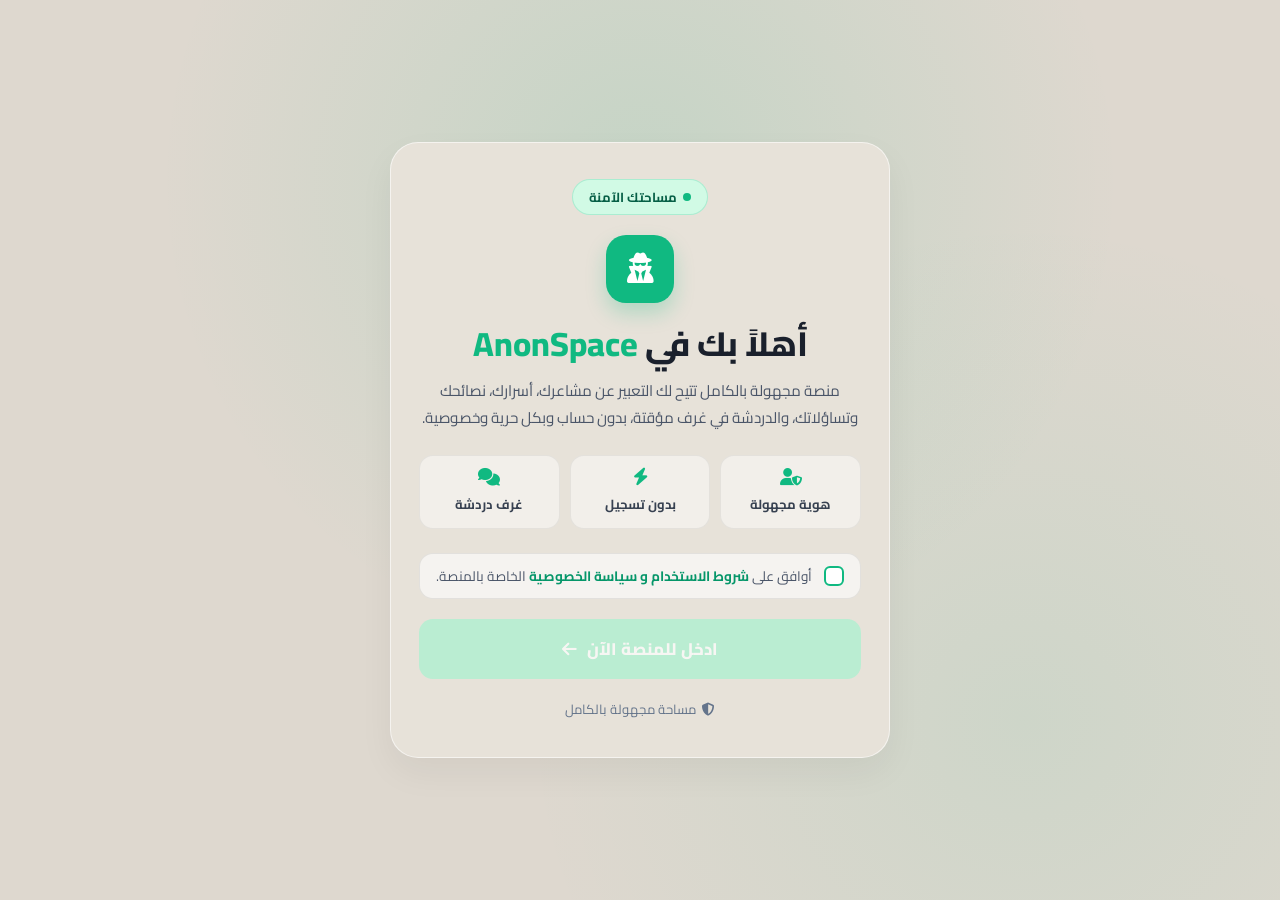
<file: index.html>
<!DOCTYPE html>
<html lang="ar" dir="rtl">
<head>
<meta charset="UTF-8">
<meta name="viewport" content="width=device-width, initial-scale=1.0">
<title>AnonSpace</title>
<link rel="preconnect" href="https://fonts.googleapis.com">
<link rel="preconnect" href="https://fonts.gstatic.com" crossorigin>
<link href="https://fonts.googleapis.com/css2?family=Cairo:wght@400;600;700;800&display=swap" rel="stylesheet">
<link rel="stylesheet" href="https://cdnjs.cloudflare.com/ajax/libs/font-awesome/6.4.0/css/all.min.css">
<link rel="manifest" href="/manifest.json">
<meta name="theme-color" content="#059669">
<style>
:root {
  --primary: #10b981;
  --primary-hover: #059669;
  --bg-page: #ded8cf;
  --card-bg: #e7e2d9;
  --card-inner: rgba(255, 255, 255, 0.45);
  --text-dark: #2d3748;
  --text-muted: #64748b;
  --border-subtle: rgba(0, 0, 0, 0.06);
}

* {
  box-sizing: border-box;
  margin: 0;
  padding: 0;
}

body {
  font-family: 'Cairo', system-ui, -apple-system, sans-serif;
  background-color: var(--bg-page);
  background-image: 
    radial-gradient(circle at 50% 20%, rgba(16, 185, 129, 0.12) 0%, transparent 50%),
    radial-gradient(circle at 80% 80%, rgba(16, 185, 129, 0.08) 0%, transparent 40%);
  background-attachment: fixed;
  color: var(--text-dark);
  min-height: 100vh;
  display: flex;
  flex-direction: column;
  justify-content: center;
  align-items: center;
  padding: 20px 16px;
  direction: rtl;
}

.top-bar {
  position: absolute;
  top: 20px;
  left: 20px;
  display: flex;
  align-items: center;
  gap: 10px;
  background: rgba(255, 255, 255, 0.6);
  padding: 6px 16px;
  border-radius: 30px;
  font-size: 0.85rem;
  backdrop-filter: blur(8px);
  border: 1px solid var(--border-subtle);
  box-shadow: 0 2px 10px rgba(0,0,0,0.03);
}

.top-bar a {
  color: var(--text-dark);
  text-decoration: none;
  font-weight: 600;
}

.top-bar a.active {
  color: var(--primary-hover);
  border-bottom: 2px solid var(--primary-hover);
}

.welcome-card {
  width: 100%;
  max-width: 500px;
  background: var(--card-bg);
  border-radius: 28px;
  padding: 36px 28px;
  text-align: center;
  box-shadow: 0 15px 35px rgba(0, 0, 0, 0.05);
  border: 1px solid rgba(255, 255, 255, 0.6);
}

.badge-safe {
  display: inline-flex;
  align-items: center;
  gap: 6px;
  background: #d1fae5;
  color: #065f46;
  padding: 5px 16px;
  border-radius: 50px;
  font-size: 0.82rem;
  font-weight: 700;
  margin-bottom: 20px;
  border: 1px solid rgba(16, 185, 129, 0.2);
}

.badge-safe::before {
  content: "";
  width: 8px;
  height: 8px;
  background-color: var(--primary);
  border-radius: 50%;
}

.logo-icon {
  width: 68px;
  height: 68px;
  background-color: var(--primary);
  color: white;
  border-radius: 20px;
  display: flex;
  align-items: center;
  justify-content: center;
  margin: 0 auto 20px;
  font-size: 1.9rem;
  box-shadow: 0 10px 20px rgba(16, 185, 129, 0.25);
}

h1 {
  font-size: 2.1rem;
  font-weight: 800;
  color: #1a202c;
  margin-bottom: 12px;
  line-height: 1.25;
}

h1 span {
  color: var(--primary);
}

.description {
  color: #4a5568;
  font-size: 0.95rem;
  line-height: 1.8;
  margin-bottom: 24px;
}

.features-grid {
  display: grid;
  grid-template-columns: repeat(3, 1fr);
  gap: 10px;
  margin-bottom: 24px;
}

.feature-item {
  background: var(--card-inner);
  border: 1px solid var(--border-subtle);
  padding: 12px 6px;
  border-radius: 14px;
  font-size: 0.82rem;
  font-weight: 700;
  color: #374151;
  display: flex;
  flex-direction: column;
  align-items: center;
  gap: 6px;
}

.feature-item i {
  color: var(--primary);
  font-size: 1.1rem;
}

.agreement-box {
  background: rgba(255, 255, 255, 0.6);
  border: 1px solid rgba(0, 0, 0, 0.08);
  border-radius: 14px;
  padding: 12px 16px;
  margin-bottom: 20px;
  text-align: right;
  display: flex;
  align-items: center;
  gap: 12px;
  cursor: pointer;
  transition: background 0.2s;
}

.agreement-box:hover {
  background: rgba(255, 255, 255, 0.85);
}

.custom-checkbox {
  width: 20px;
  height: 20px;
  border: 2px solid var(--primary);
  border-radius: 6px;
  display: flex;
  align-items: center;
  justify-content: center;
  background: white;
  flex-shrink: 0;
  transition: all 0.2s;
}

.checkbox-input {
  display: none;
}

.checkbox-input:checked + .custom-checkbox {
  background: var(--primary);
}

.checkbox-input:checked + .custom-checkbox i {
  display: block;
  color: white;
  font-size: 0.75rem;
}

.custom-checkbox i {
  display: none;
}

.agreement-text {
  font-size: 0.85rem;
  color: #4a5568;
  line-height: 1.5;
  user-select: none;
}

.agreement-text a {
  color: var(--primary-hover);
  text-decoration: none;
  font-weight: 700;
}

.agreement-text a:hover {
  text-decoration: underline;
}


.btn-enter {
  position: relative;
  overflow: hidden; 
  text-decoration: none;
  padding: 14px 24px;
  border-radius: 14px;
  font-size: 1.05rem;
  font-weight: 800; 
  border: none;
  cursor: pointer;
  background-color: var(--primary);
  color: white;
  transition: all 0.25s ease;
  box-shadow: 0 4px 14px rgba(16, 185, 129, 0.3);
  font-family: 'Cairo', system-ui, -apple-system, sans-serif;
  display: inline-flex;
  align-items: center;
  justify-content: center;
  gap: 10px;
  width: 100%;
}


.btn-enter::after {
  content: '';
  position: absolute;
  top: -50%;
  left: -100%;
  width: 50%;
  height: 200%;
  background: linear-gradient(
    to right,
    rgba(255, 255, 255, 0) 0%,
    rgba(255, 255, 255, 0.6) 50%,
    rgba(255, 255, 255, 0) 100%
  );
  transform: rotate(25deg);
  transition: left 0.6s ease-in-out;
}

.btn-enter:hover:not(:disabled) {
  background-color: var(--primary-hover);
  transform: translateY(-2px);
  box-shadow: 0 6px 18px rgba(16, 185, 129, 0.4);
}

.btn-enter:hover:not(:disabled)::after {
  left: 200%; 
}

.btn-enter:disabled {
  background-color: #a7f3d0;
  cursor: not-allowed;
  box-shadow: none;
  opacity: 0.7;
}
.footer-info {
  margin-top: 18px;
  font-size: 0.82rem;
  color: var(--text-muted);
  display: flex;
  align-items: center;
  justify-content: center;
  gap: 6px;
}

@media (max-width: 480px) {
  .welcome-card {
    padding: 28px 18px;
  }
  h1 {
    font-size: 1.7rem;
  }
  .features-grid {
    grid-template-columns: repeat(3, 1fr);
    gap: 6px;
  }
  .feature-item {
    padding: 10px 4px;
    font-size: 0.75rem;
  }
}
</style>
</head>
<body>


<div class="welcome-card">
  <div class="badge-safe">مساحتك الآمنة</div>
  
  <div class="logo-icon">
    <i class="fa-solid fa-user-secret"></i>
  </div>

  <h1>أهلاً بك في <span>AnonSpace</span></h1>

  <p class="description">
    منصة مجهولة بالكامل تتيح لك التعبير عن مشاعرك، أسرارك، نصائحك وتساؤلاتك، والدردشة في غرف مؤقتة، بدون حساب وبكل حرية وخصوصية.
  </p>

  <div class="features-grid">
    <div class="feature-item">
      <i class="fa-solid fa-user-shield"></i>
      <span>هوية مجهولة</span>
    </div>
    <div class="feature-item">
      <i class="fa-solid fa-bolt"></i>
      <span>بدون تسجيل</span>
    </div>
    <div class="feature-item">
      <i class="fa-solid fa-comments"></i>
      <span>غرف دردشة</span>
    </div>
  </div>

  <label class="agreement-box" for="agreeCheck">
    <input type="checkbox" id="agreeCheck" class="checkbox-input" onchange="toggleEnterButton()">
    <div class="custom-checkbox">
      <i class="fa-solid fa-check"></i>
    </div>
    <div class="agreement-text">
      أوافق على <a href="privacy.html">شروط الاستخدام و سياسة الخصوصية</a> الخاصة بالمنصة.
    </div>
  </label>

  
  <button id="enterBtn" onclick="enterPlatform()" class="btn-enter" disabled>
    <span>ادخل للمنصة الآن</span>
    <i class="fa-solid fa-arrow-left"></i>
  </button>

  <div class="footer-info">
    <i class="fa-solid fa-shield-halved"></i>
    <span>مساحة مجهولة بالكامل</span>
  </div>
</div>

<script>

try {
  if (localStorage.getItem('anon_agreed') && location.search.indexOf('stay') === -1) {
    location.replace('home.html');
  }
} catch (e) {}

function toggleEnterButton() {
  const checkbox = document.getElementById('agreeCheck');
  const btn = document.getElementById('enterBtn');
  btn.disabled = !checkbox.checked;
}

function enterPlatform() {
  if (!document.getElementById('agreeCheck').checked) return;
  try { localStorage.setItem('anon_agreed', '1'); } catch (e) {}
  window.location.href = "home.html";
}
</script>

<script src="js/pwa.js"></script>
</body>
</html>
</file>
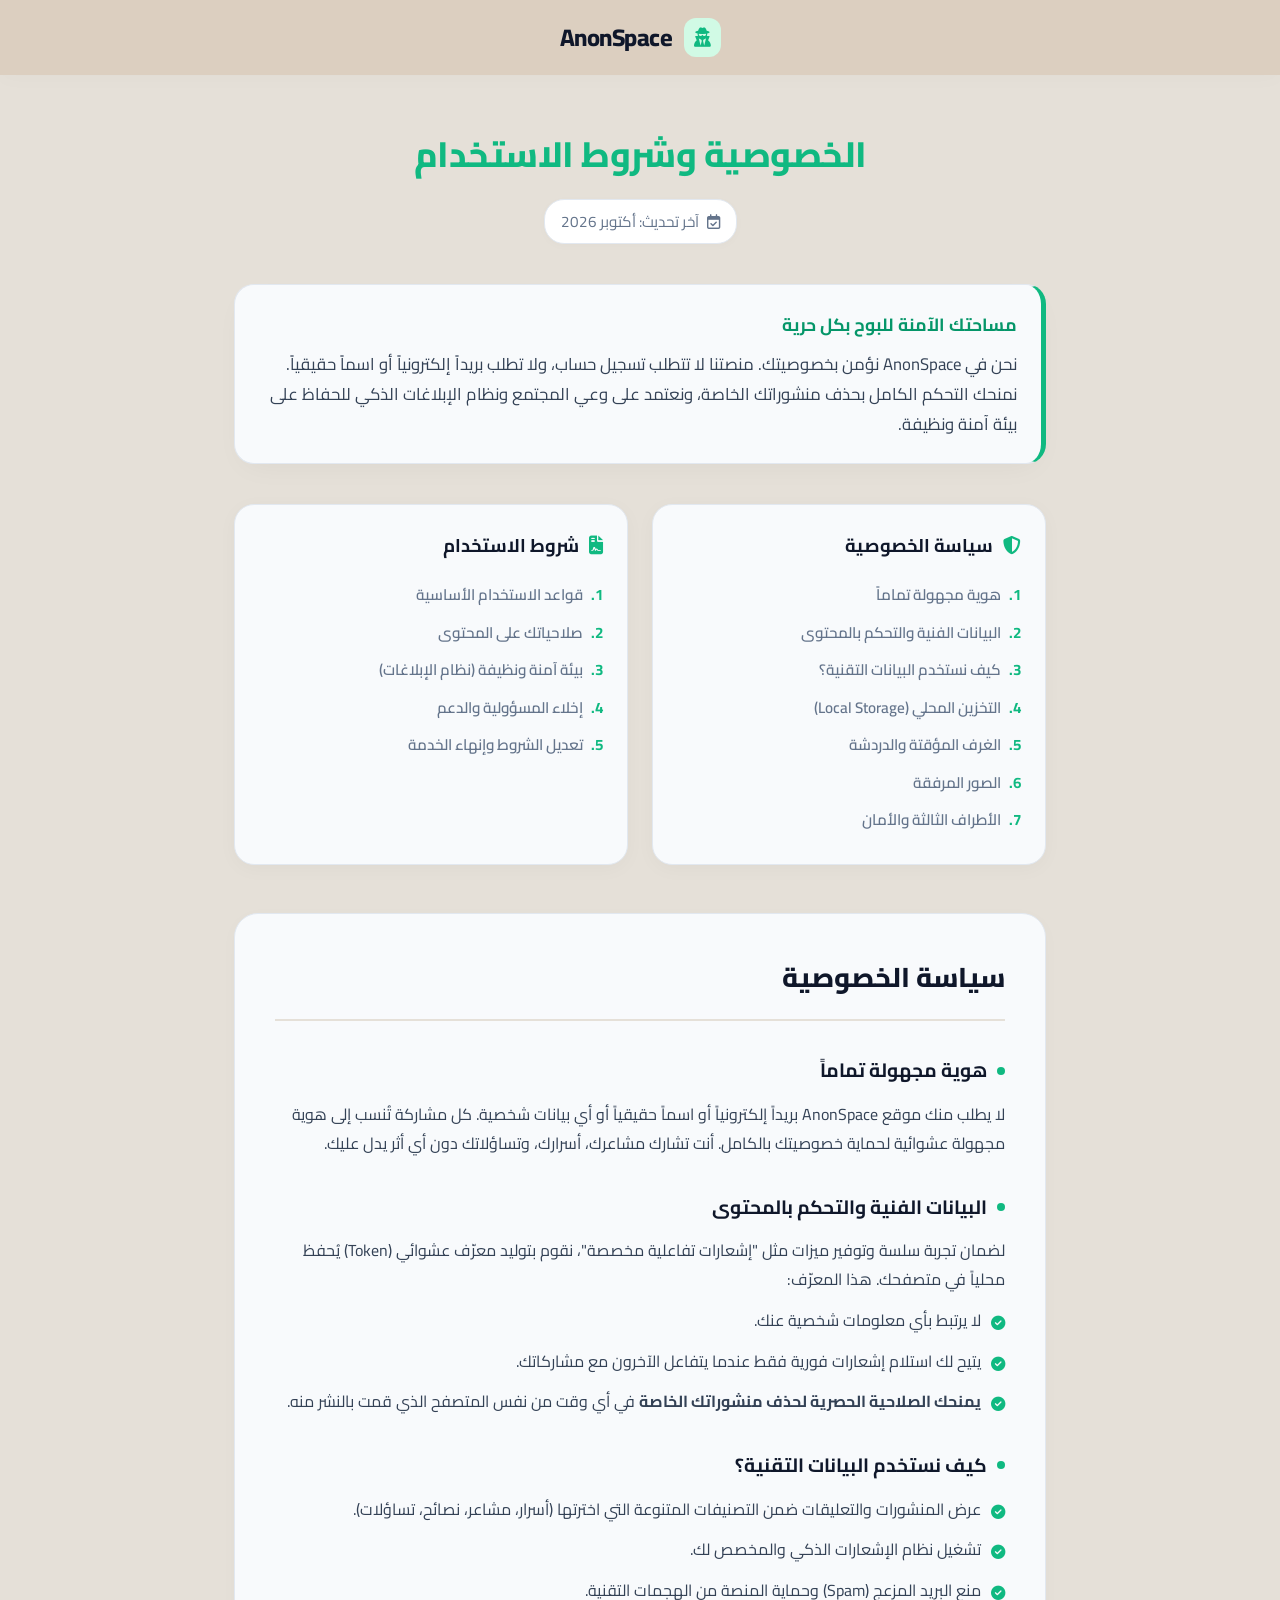
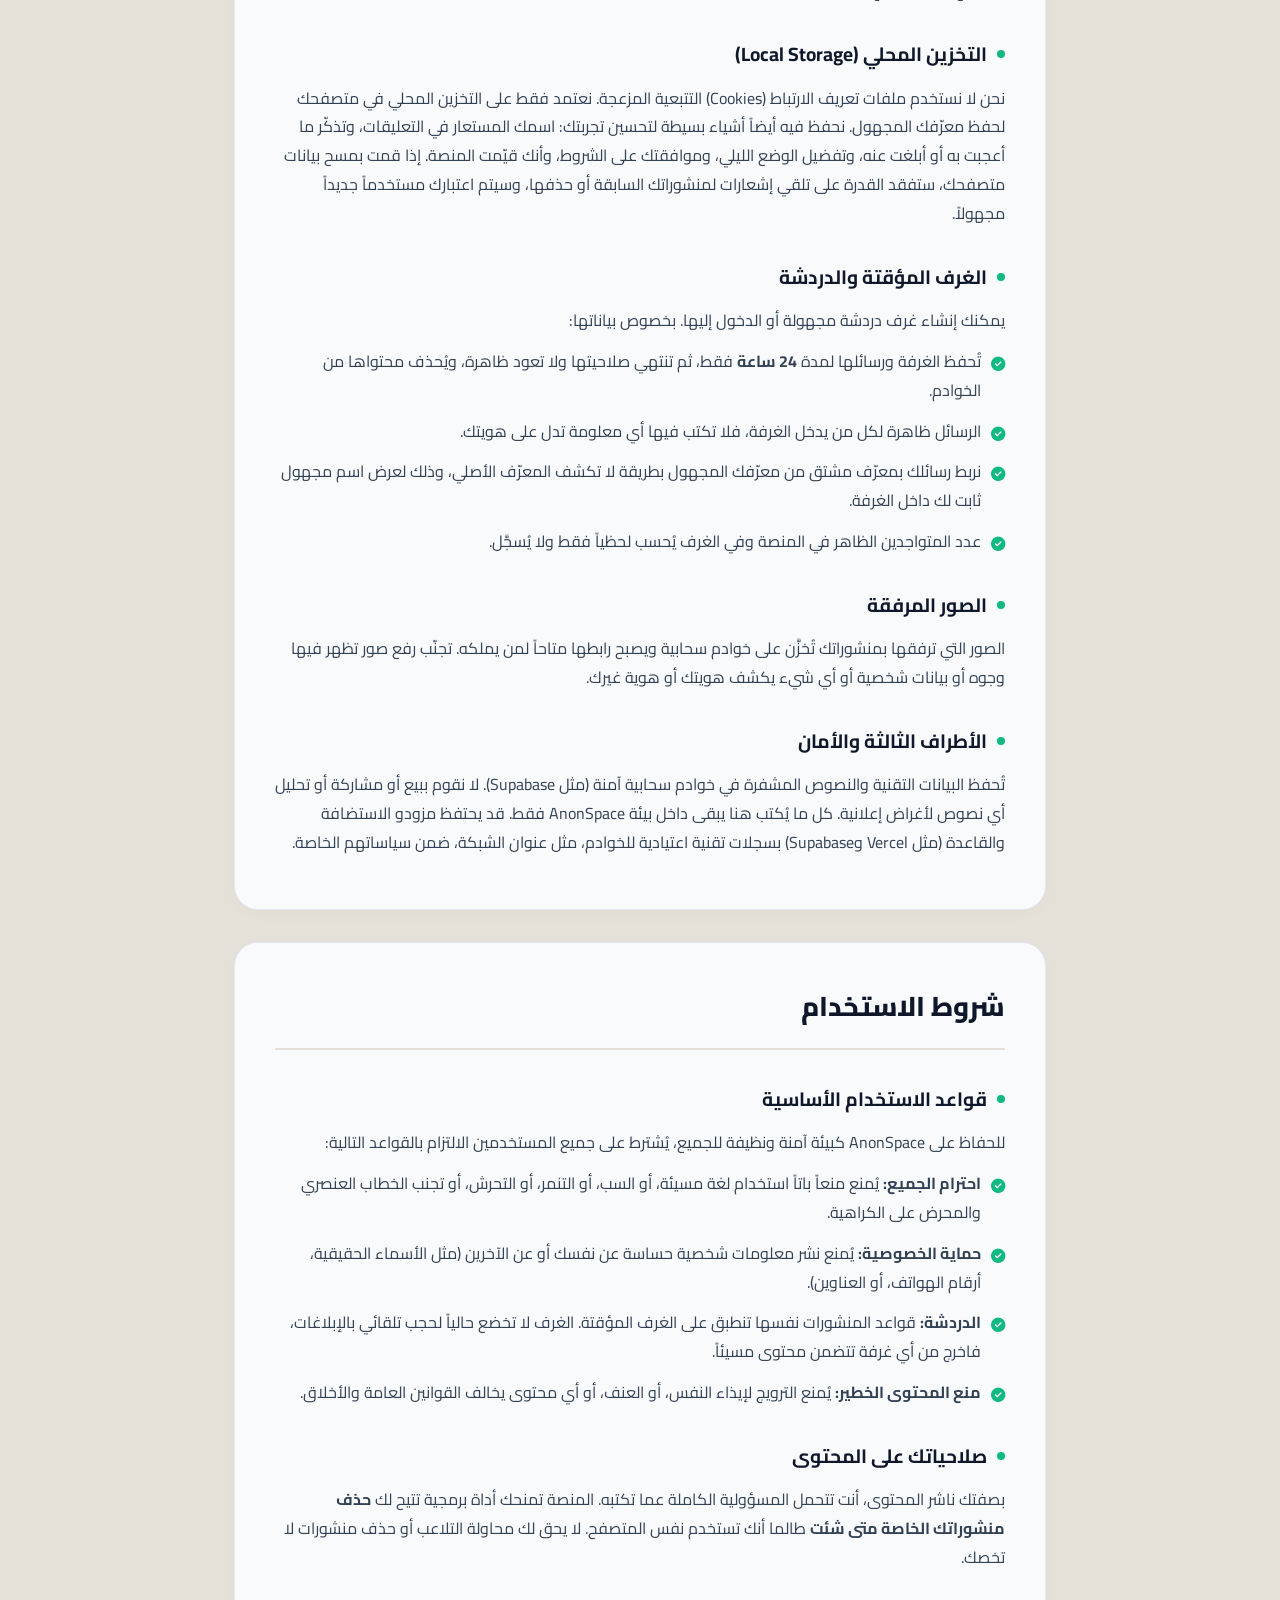
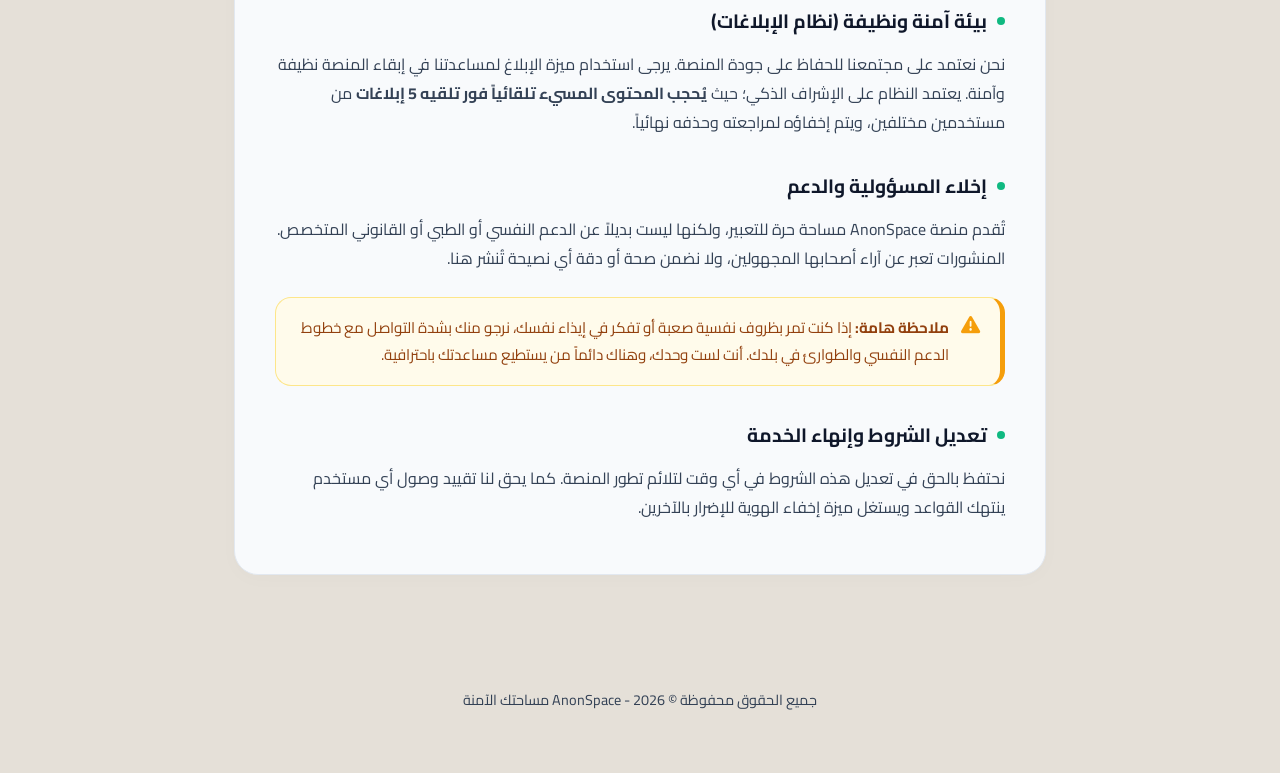
<file: privacy.html>
<!DOCTYPE html>
<html lang="ar" dir="rtl">
<head>
<meta charset="UTF-8">
<meta name="viewport" content="width=device-width, initial-scale=1.0">
<title> AnonSpace - privacy</title>
<meta name="description" content="سياسة الخصوصية وشروط الاستخدام الكاملة لمنصة AnonSpace المساحة الآمنة للبوح بكل حرية.">
<link rel="preconnect" href="https://fonts.googleapis.com">
<link rel="preconnect" href="https://fonts.gstatic.com" crossorigin>
<link href="https://fonts.googleapis.com/css2?family=Cairo:wght@400;600;700;800&display=swap" rel="stylesheet">
<link rel="stylesheet" href="https://cdnjs.cloudflare.com/ajax/libs/font-awesome/6.4.0/css/all.min.css">
<link rel="manifest" href="/manifest.json">
<meta name="theme-color" content="#059669">
<script src="js/theme.js"></script>
<link rel="stylesheet" href="/theme.css?v=1.2">
<style>
:root {
  --primary: #10b981;
  --primary-light: #d1fae5;
  --primary-dark: #059669;
  --text-main: #334155;
  --text-muted: #64748b;
  --heading: #0f172a;
  --bg-page: #e5e0d8;
  --bg-card: #f8fafc;
  --border-color: #e2e8f0;
}

* { 
  box-sizing: border-box; 
}

html { 
  scroll-behavior: smooth; 
  scroll-padding-top: 100px; 
}

body {
  margin: 0;
  background-color: var(--bg-page);
  background-image: radial-gradient(at 50% 0%, rgba(16, 185, 129, 0.05) 0px, transparent 0%);
  background-attachment: fixed;
  color: var(--text-main);
  font-family: 'Cairo', system-ui, -apple-system, sans-serif;
  font-size: 16px;
  line-height: 1.8;
  -webkit-font-smoothing: antialiased;
}

header {
  background: #DCCFC0;
  backdrop-filter: blur(12px);
  border: none;
  position: sticky;
  top: 0;
  z-index: 50;
  box-shadow: 0 4px 20px rgba(0, 0, 0, 0.02);
}

.bar {
  max-width: 900px;
  margin: auto;
  padding: 16px 24px;
  display: flex;
  justify-content: center; 
  align-items: center;
}

.logo {
  font-weight: 800;
  color: var(--heading);
  text-decoration: none;
  font-size: 1.5rem;
  display: flex;
  align-items: center;
  gap: 12px;
  letter-spacing: -0.5px;
}

.logo i {
  color: var(--primary);
  background: var(--primary-light);
  padding: 10px;
  border-radius: 12px;
  font-size: 1.2rem;
}

main {
  max-width: 860px;
  margin: auto;
  padding: 48px 24px 80px;
}

.page-header {
  text-align: center;
  margin-bottom: 40px;
}

h1 {
  font-size: 2.2rem;
  font-weight: 800;
  margin: 0 0 12px;
  color: var(--primary);
  letter-spacing: -0.5px;
}

.updated {
  color: var(--text-muted);
  font-size: 0.95rem;
  display: flex;
  align-items: center;
  justify-content: center;
  gap: 8px;
  background: white;
  display: inline-flex;
  padding: 8px 16px;
  border-radius: 20px;
  border: 1px solid var(--border-color);
  box-shadow: 0 2px 10px rgba(0,0,0,0.02);
}

.summary {
  background: var(--bg-card);
  border: 1px solid var(--border-color);
  border-inline-start: 5px solid var(--primary);
  padding: 24px;
  border-radius: 20px;
  margin-bottom: 40px;
  color: var(--text-main);
  box-shadow: 0 10px 30px -10px rgba(0,0,0,0.05);
  font-size: 1.05rem;
}

.summary strong {
  color: var(--primary-dark);
  font-weight: 700;
  display: block;
  margin-bottom: 8px;
  font-size: 1.1rem;
}

.toc {
  display: grid;
  grid-template-columns: 1fr 1fr;
  gap: 24px;
  margin-bottom: 48px;
}

.toc-card {
  background: var(--bg-card);
  border: 1px solid var(--border-color);
  border-radius: 20px;
  padding: 24px;
  box-shadow: 0 4px 20px rgba(0,0,0,0.03);
  transition: transform 0.2s ease, box-shadow 0.2s ease;
}

.toc-card:hover {
  transform: translateY(-3px);
  box-shadow: 0 8px 30px rgba(16, 185, 129, 0.1);
  border-color: rgba(16, 185, 129, 0.3);
}

.toc-card h2 {
  font-size: 1.15rem;
  margin: 0 0 16px;
  color: var(--heading);
  display: flex;
  align-items: center;
  gap: 10px;
}

.toc-card h2 i {
  color: var(--primary);
}

.toc ol {
  margin: 0;
  padding-inline-start: 0;
  font-size: 0.95rem;
  line-height: 2.2;
  list-style: none;
  counter-reset: toc-counter;
}

.toc li {
  counter-increment: toc-counter;
  margin-bottom: 4px;
}

.toc li::before {
  content: counter(toc-counter) ".";
  color: var(--primary);
  font-weight: bold;
  margin-inline-end: 8px;
}

.toc a {
  color: var(--text-muted);
  text-decoration: none;
  transition: color 0.2s ease;
}

.toc a:hover {
  color: var(--primary-dark);
  font-weight: 600;
}

section {
  background: var(--bg-card);
  border: 1px solid var(--border-color);
  border-radius: 24px;
  padding: 40px;
  margin-bottom: 32px;
  counter-reset: section-counter;
  box-shadow: 0 4px 20px rgba(0,0,0,0.02);
}

section > h2 {
  margin: 0 0 24px;
  font-size: 1.7rem;
  font-weight: 800;
  color: var(--heading);
  border-bottom: 2px solid var(--bg-page);
  padding-bottom: 16px;
}

h3 {
  margin: 32px 0 12px;
  font-size: 1.2rem;
  font-weight: 700;
  color: var(--heading);
  display: flex;
  align-items: center;
  gap: 10px;
}

h3::before {
  content: "";
  display: inline-block;
  width: 8px;
  height: 8px;
  background-color: var(--primary);
  border-radius: 50%;
}

p, li {
  margin: 0 0 12px;
  color: var(--text-main);
}

ul {
  padding-inline-start: 24px;
  margin: 0 0 20px;
  list-style: none;
}

ul li {
  position: relative;
  margin-bottom: 12px;
}

ul li::before {
  content: "\f058";
  font-family: "Font Awesome 6 Free";
  font-weight: 900;
  position: absolute;
  right: -24px;
  color: var(--primary);
  font-size: 0.9rem;
  top: 4px;
}

a {
  color: var(--primary-dark);
  text-decoration: none;
  font-weight: 600;
  transition: opacity 0.2s;
}

a:hover {
  opacity: 0.8;
  text-decoration: underline;
}

.note {
  background: #fffbeb;
  border: 1px solid #fde68a;
  border-inline-start: 5px solid #f59e0b;
  padding: 16px 20px;
  border-radius: 16px;
  margin-top: 24px;
  color: #92400e;
  font-size: 0.95rem;
  display: flex;
  gap: 12px;
  align-items: flex-start;
}

.note i {
  color: #f59e0b;
  font-size: 1.2rem;
  margin-top: 2px;
}

footer {
  text-align: center;
  color: var(--text-muted);
  font-size: 0.9rem;
  padding: 0 24px 48px;
  max-width: 860px;
  margin: 0 auto;
}

@media(max-width: 768px) {
  .toc { grid-template-columns: 1fr; }
  section { padding: 24px; }
  h1 { font-size: 1.8rem; }
}
</style>
</head>
<body>

<header>
  <div class="bar">
    <a class="logo" id="logo-link" href="index.html">
      <i class="fa-solid fa-user-secret"></i>
      <span>AnonSpace</span>
    </a>
  </div>
</header>

<main>
  <div class="page-header">
    <h1>الخصوصية وشروط الاستخدام</h1>
    <div class="updated">
      <i class="fa-regular fa-calendar-check"></i>
      <span>آخر تحديث: أكتوبر 2026</span>
    </div>
  </div>

  <div class="summary">
    <strong>مساحتك الآمنة للبوح بكل حرية</strong>
    نحن في AnonSpace نؤمن بخصوصيتك. منصتنا لا تتطلب تسجيل حساب، ولا تطلب بريداً إلكترونياً أو اسماً حقيقياً. نمنحك التحكم الكامل بحذف منشوراتك الخاصة، ونعتمد على وعي المجتمع ونظام الإبلاغات الذكي للحفاظ على بيئة آمنة ونظيفة.
  </div>

  <nav class="toc" aria-label="الفهرس">
    <div class="toc-card">
      <h2><i class="fa-solid fa-shield-halved"></i> سياسة الخصوصية</h2>
      <ol id="toc-p"></ol>
    </div>
    <div class="toc-card">
      <h2><i class="fa-solid fa-file-contract"></i> شروط الاستخدام</h2>
      <ol id="toc-t"></ol>
    </div>
  </nav>

  <section id="privacy">
    <h2>سياسة الخصوصية</h2>

    <h3>هوية مجهولة تماماً</h3>
    <p>لا يطلب منك موقع AnonSpace بريداً إلكترونياً أو اسماً حقيقياً أو أي بيانات شخصية. كل مشاركة تُنسب إلى هوية مجهولة عشوائية لحماية خصوصيتك بالكامل. أنت تشارك مشاعرك، أسرارك، وتساؤلاتك دون أي أثر يدل عليك.</p>

    <h3>البيانات الفنية والتحكم بالمحتوى</h3>
    <p>لضمان تجربة سلسة وتوفير ميزات مثل "إشعارات تفاعلية مخصصة"، نقوم بتوليد معرّف عشوائي (Token) يُحفظ محلياً في متصفحك. هذا المعرّف:</p>
    <ul>
      <li>لا يرتبط بأي معلومات شخصية عنك.</li>
      <li>يتيح لك استلام إشعارات فورية فقط عندما يتفاعل الآخرون مع مشاركاتك.</li>
      <li><strong>يمنحك الصلاحية الحصرية لحذف منشوراتك الخاصة</strong> في أي وقت من نفس المتصفح الذي قمت بالنشر منه.</li>
    </ul>

    <h3>كيف نستخدم البيانات التقنية؟</h3>
    <ul>
      <li>عرض المنشورات والتعليقات ضمن التصنيفات المتنوعة التي اخترتها (أسرار، مشاعر، نصائح، تساؤلات).</li>
      <li>تشغيل نظام الإشعارات الذكي والمخصص لك.</li>
      <li>منع البريد المزعج (Spam) وحماية المنصة من الهجمات التقنية.</li>
    </ul>

    <h3>التخزين المحلي (Local Storage)</h3>
    <p>نحن لا نستخدم ملفات تعريف الارتباط (Cookies) التتبعية المزعجة. نعتمد فقط على التخزين المحلي في متصفحك لحفظ معرّفك المجهول. نحفظ فيه أيضاً أشياء بسيطة لتحسين تجربتك: اسمك المستعار في التعليقات، وتذكّر ما أعجبت به أو أبلغت عنه، وتفضيل الوضع الليلي، وموافقتك على الشروط، وأنك قيّمت المنصة. إذا قمت بمسح بيانات متصفحك، ستفقد القدرة على تلقي إشعارات لمنشوراتك السابقة أو حذفها، وسيتم اعتبارك مستخدماً جديداً مجهولاً.</p>

    <h3>الغرف المؤقتة والدردشة</h3>
    <p>يمكنك إنشاء غرف دردشة مجهولة أو الدخول إليها. بخصوص بياناتها:</p>
    <ul>
      <li>تُحفظ الغرفة ورسائلها لمدة <strong>24 ساعة</strong> فقط، ثم تنتهي صلاحيتها ولا تعود ظاهرة، ويُحذف محتواها من الخوادم.</li>
      <li>الرسائل ظاهرة لكل من يدخل الغرفة، فلا تكتب فيها أي معلومة تدل على هويتك.</li>
      <li>نربط رسائلك بمعرّف مشتق من معرّفك المجهول بطريقة لا تكشف المعرّف الأصلي، وذلك لعرض اسم مجهول ثابت لك داخل الغرفة.</li>
      <li>عدد المتواجدين الظاهر في المنصة وفي الغرف يُحسب لحظياً فقط ولا يُسجَّل.</li>
    </ul>

    <h3>الصور المرفقة</h3>
    <p>الصور التي ترفقها بمنشوراتك تُخزَّن على خوادم سحابية ويصبح رابطها متاحاً لمن يملكه. تجنّب رفع صور تظهر فيها وجوه أو بيانات شخصية أو أي شيء يكشف هويتك أو هوية غيرك.</p>

    <h3>الأطراف الثالثة والأمان</h3>
    <p>تُحفظ البيانات التقنية والنصوص المشفرة في خوادم سحابية آمنة (مثل Supabase). لا نقوم ببيع أو مشاركة أو تحليل أي نصوص لأغراض إعلانية. كل ما يُكتب هنا يبقى داخل بيئة AnonSpace فقط. قد يحتفظ مزودو الاستضافة والقاعدة (مثل Vercel وSupabase) بسجلات تقنية اعتيادية للخوادم، مثل عنوان الشبكة، ضمن سياساتهم الخاصة.</p>
  </section>

  <section id="terms">
    <h2>شروط الاستخدام</h2>

    <h3>قواعد الاستخدام الأساسية</h3>
    <p>للحفاظ على AnonSpace كبيئة آمنة ونظيفة للجميع، يُشترط على جميع المستخدمين الالتزام بالقواعد التالية:</p>
    <ul>
      <li><strong>احترام الجميع:</strong> يُمنع منعاً باتاً استخدام لغة مسيئة، أو السب، أو التنمر، أو التحرش، أو تجنب الخطاب العنصري والمحرض على الكراهية.</li>
      <li><strong>حماية الخصوصية:</strong> يُمنع نشر معلومات شخصية حساسة عن نفسك أو عن الآخرين (مثل الأسماء الحقيقية، أرقام الهواتف، أو العناوين).</li>
      <li><strong>الدردشة:</strong> قواعد المنشورات نفسها تنطبق على الغرف المؤقتة. الغرف لا تخضع حالياً لحجب تلقائي بالإبلاغات، فاخرج من أي غرفة تتضمن محتوى مسيئاً.</li>
      <li><strong>منع المحتوى الخطير:</strong> يُمنع الترويج لإيذاء النفس، أو العنف، أو أي محتوى يخالف القوانين العامة والأخلاق.</li>
    </ul>

    <h3>صلاحياتك على المحتوى</h3>
    <p>بصفتك ناشر المحتوى، أنت تتحمل المسؤولية الكاملة عما تكتبه. المنصة تمنحك أداة برمجية تتيح لك <strong>حذف منشوراتك الخاصة متى شئت</strong> طالما أنك تستخدم نفس المتصفح. لا يحق لك محاولة التلاعب أو حذف منشورات لا تخصك.</p>

    <h3>بيئة آمنة ونظيفة (نظام الإبلاغات)</h3>
    <p>نحن نعتمد على مجتمعنا للحفاظ على جودة المنصة. يرجى استخدام ميزة الإبلاغ لمساعدتنا في إبقاء المنصة نظيفة وآمنة. يعتمد النظام على الإشراف الذكي؛ حيث <strong>يُحجب المحتوى المسيء تلقائياً فور تلقيه 5 إبلاغات</strong> من مستخدمين مختلفين، ويتم إخفاؤه لمراجعته وحذفه نهائياً.</p>

    <h3>إخلاء المسؤولية والدعم</h3>
    <p>تُقدم منصة AnonSpace مساحة حرة للتعبير، ولكنها ليست بديلاً عن الدعم النفسي أو الطبي أو القانوني المتخصص. المنشورات تعبر عن آراء أصحابها المجهولين، ولا نضمن صحة أو دقة أي نصيحة تُنشر هنا.</p>

    <div class="note">
      <i class="fa-solid fa-triangle-exclamation"></i>
      <div>
        <strong>ملاحظة هامة:</strong> إذا كنت تمر بظروف نفسية صعبة أو تفكر في إيذاء نفسك، نرجو منك بشدة التواصل مع خطوط الدعم النفسي والطوارئ في بلدك. أنت لست وحدك، وهناك دائماً من يستطيع مساعدتك باحترافية.
      </div>
    </div>

    <h3>تعديل الشروط وإنهاء الخدمة</h3>
    <p>نحتفظ بالحق في تعديل هذه الشروط في أي وقت لتلائم تطور المنصة. كما يحق لنا تقييد وصول أي مستخدم ينتهك القواعد ويستغل ميزة إخفاء الهوية للإضرار بالآخرين.</p>
  </section>
</main>

<footer>
  <p>جميع الحقوق محفوظة &copy; 2026 - AnonSpace مساحتك الآمنة</p>
</footer>

<script>
try { if (localStorage.getItem('anon_agreed')) document.getElementById('logo-link').href = 'home.html'; } catch (e) {}

['privacy', 'terms'].forEach(function(id) {
  var list = document.getElementById(id === 'privacy' ? 'toc-p' : 'toc-t');
  document.querySelectorAll('#' + id + ' h3').forEach(function(h, i) {
    h.id = id + '-' + (i + 1);
    var li = document.createElement('li');
    var a = document.createElement('a');
    a.href = '#' + h.id;
    a.textContent = h.textContent;
    li.appendChild(a);
    list.appendChild(li);
  });
});
</script>
</body>
</html>
</file>
<file: theme.css>
html.dark body {
    background-color: #0f1419 !important;
    color: #e5e7eb !important;
}

html.dark .glass-card { background: #1b2128 !important; }
html.dark .bg-\[\#DCCFC0\] { background: #161b21 !important; }
html.dark .bg-\[\#fbf2cd\] { background: #1b2128 !important; }

html.dark .bg-white { background-color: #0f1419 !important; }
html.dark .bg-white\/60 { background-color: rgba(255, 255, 255, 0.05) !important; }
html.dark .bg-gray-300\/60 { background-color: #232b34 !important; }
html.dark .bg-gray-200 { background-color: #2a323b !important; }

html.dark .text-slate-800,
html.dark .text-gray-700 { color: #e5e7eb !important; }
html.dark .text-gray-400,
html.dark .text-gray-500,
html.dark .text-gray-600 { color: #9ca3af !important; }

html.dark select.text-black,
html.dark label.text-black { color: #e5e7eb !important; }

html.dark .border-gray-200,
html.dark .border-gray-300,
html.dark .border-gray-800,
html.dark .border-gray-200\/60,
html.dark .border-gray-200\/70,
html.dark .border-gray-200\/80 { border-color: #2d3640 !important; }

html.dark input,
html.dark textarea,
html.dark select {
    background-color: #0f1419 !important;
    color: #e5e7eb !important;
    border-color: #2d3640 !important;
}
html.dark ::placeholder { color: #6b7280 !important; }

html.dark .bg-red-100 { background-color: rgba(239, 68, 68, 0.15) !important; }
html.dark .text-red-600 { color: #f87171 !important; }
html.dark .border-red-200 { border-color: rgba(239, 68, 68, 0.35) !important; }

html.dark .bg-grid-pattern {
    background-image: radial-gradient(rgba(16, 185, 129, 0.10) 1px, transparent 1px);
}


html.dark .hover\:text-emerald-400:hover { color: #34d399 !important; }
html.dark .hover\:text-emerald-500:hover { color: #10b981 !important; }
html.dark .hover\:text-red-400:hover { color: #f87171 !important; }
html.dark .hover\:text-yellow-500:hover { color: #eab308 !important; }

/* ---- إضافات الوضع الليلي ---- */
html.dark [class*="DCCFC0"] { background: #161b21 !important; }
html.dark .bg-\[\#f1f0ec\] { background: #1b2128 !important; }
html.dark .bg-gray-100,
html.dark .bg-gray-100\/60 { background-color: #232b34 !important; }
html.dark .text-slate-500 { color: #9ca3af !important; }
html.dark .text-slate-600 { color: #cbd5e1 !important; }
html.dark .text-slate-700 { color: #e5e7eb !important; }
html.dark .divide-gray-200 > :not([hidden]) ~ :not([hidden]) { border-color: #2d3640 !important; }
html.dark .bg-emerald-50,
html.dark .hover\:bg-emerald-50:hover { background-color: rgba(16, 185, 129, 0.12) !important; }
html.dark .hover\:bg-gray-100:hover { background-color: #2a323b !important; }
html.dark .text-emerald-600 { color: #34d399 !important; }
html.dark .border-gray-300\/60 { border-color: #2d3640 !important; }
html.dark .bg-gray-200 { background-color: #2a323b !important; }
</file>
